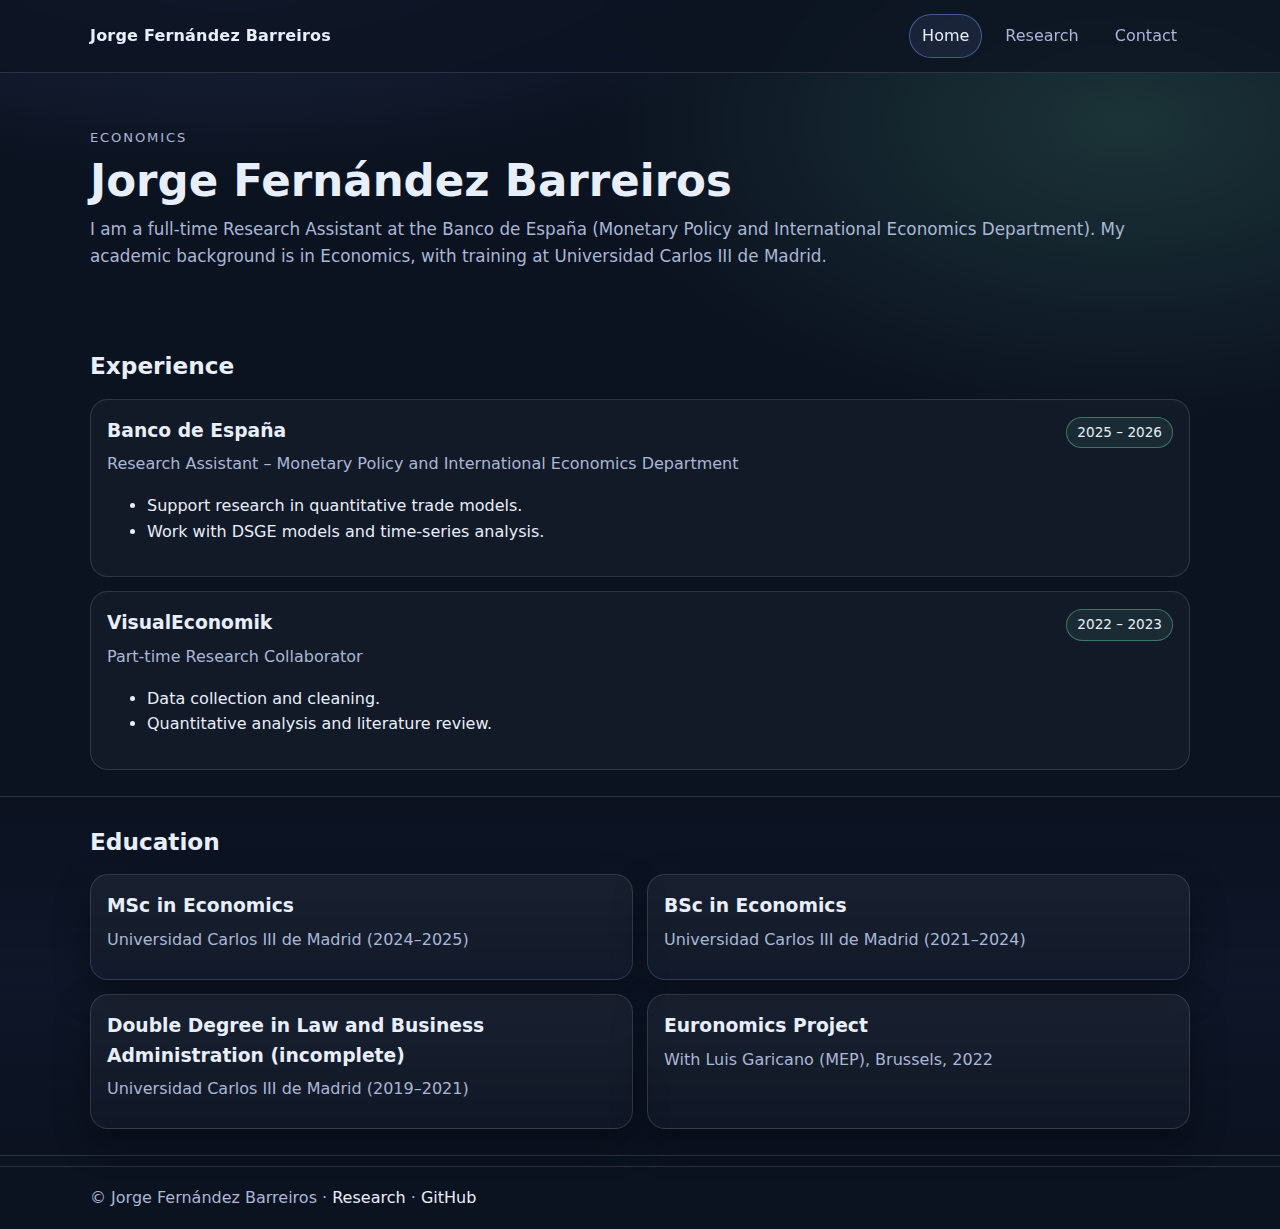
<file: index.html>
<!doctype html>
<html lang="en">
<head>
  <meta charset="utf-8" />
  <meta name="viewport" content="width=device-width,initial-scale=1" />
  <title>Jorge Fernández Barreiros</title>
  <meta name="description" content="Jorge Fernández Barreiros is a Research Assistant at Banco de España. Economist specialized in macroeconomics and international economics." />
<meta name="google-site-verification" content="U1ll-aPo39f1psuXzA_u9lLMgM4OcaR_0LxDaRgLAcc" /><meta name="keywords" content="Jorge Fernández Barreiros, economist, Banco de España, economics research" />

<meta name="author" content="Jorge Fernández Barreiros" />

  <link rel="stylesheet" href="styles.css" />
</head>

<body>
<header class="site-header">
  <div class="container header-inner">
    <a class="brand" href="index.html">Jorge Fernández Barreiros</a>
    <nav class="nav">
      <a class="nav-link active" href="index.html">Home</a>
      <a class="nav-link" href="research.html">Research</a>
      <a class="nav-link" href="mailto:jorgefbarreiros@gmail.com">Contact</a>
    </nav>
  </div>
</header>

<main>
<section class="hero">
  <div class="container">
    <p class="kicker">Economics</p>
    <h1>Jorge Fernández Barreiros</h1>
    <p class="lead">
      I am a full-time Research Assistant at the Banco de España
      (Monetary Policy and International Economics Department).
      My academic background is in Economics, with training at
      Universidad Carlos III de Madrid.
    </p>
  </div>
</section>

<section class="section">
  <div class="container">
    <h2>Experience</h2>

    <div class="timeline">
      <div class="item">
        <div class="item-head">
          <h3>Banco de España</h3>
          <span class="pill">2025 – 2026</span>
        </div>
        <p class="muted">
          Research Assistant – Monetary Policy and International Economics Department
        </p>
        <ul>
          <li>Support research in quantitative trade models.</li>
          <li>Work with DSGE models and time-series analysis.</li>
        </ul>
      </div>

      <div class="item">
        <div class="item-head">
          <h3>VisualEconomik</h3>
          <span class="pill">2022 – 2023</span>
        </div>
        <p class="muted">Part-time Research Collaborator</p>
        <ul>
          <li>Data collection and cleaning.</li>
          <li>Quantitative analysis and literature review.</li>
        </ul>
      </div>
    </div>
  </div>
</section>

<section class="section alt">
  <div class="container">
    <h2>Education</h2>

    <div class="grid-2">
      <div class="card">
        <h3>MSc in Economics</h3>
        <p class="muted">Universidad Carlos III de Madrid (2024–2025)</p>
      </div>

      <div class="card">
        <h3>BSc in Economics</h3>
        <p class="muted">Universidad Carlos III de Madrid (2021–2024)</p>
      </div>

      <div class="card">
        <h3>Double Degree in Law and Business Administration (incomplete)</h3>
        <p class="muted">Universidad Carlos III de Madrid (2019–2021)</p>
      </div>

      <div class="card">
        <h3>Euronomics Project</h3>
        <p class="muted">With Luis Garicano (MEP), Brussels, 2022</p>
      </div>
    </div>
  </div>
</section>
</main>

<footer class="site-footer">
  <div class="container">
    © Jorge Fernández Barreiros ·
    <a href="research.html">Research</a> ·
    <a href="https://github.com/jorgefbarreiros/codes">GitHub</a>
  </div>
</footer>
</body>
</html>
</file>
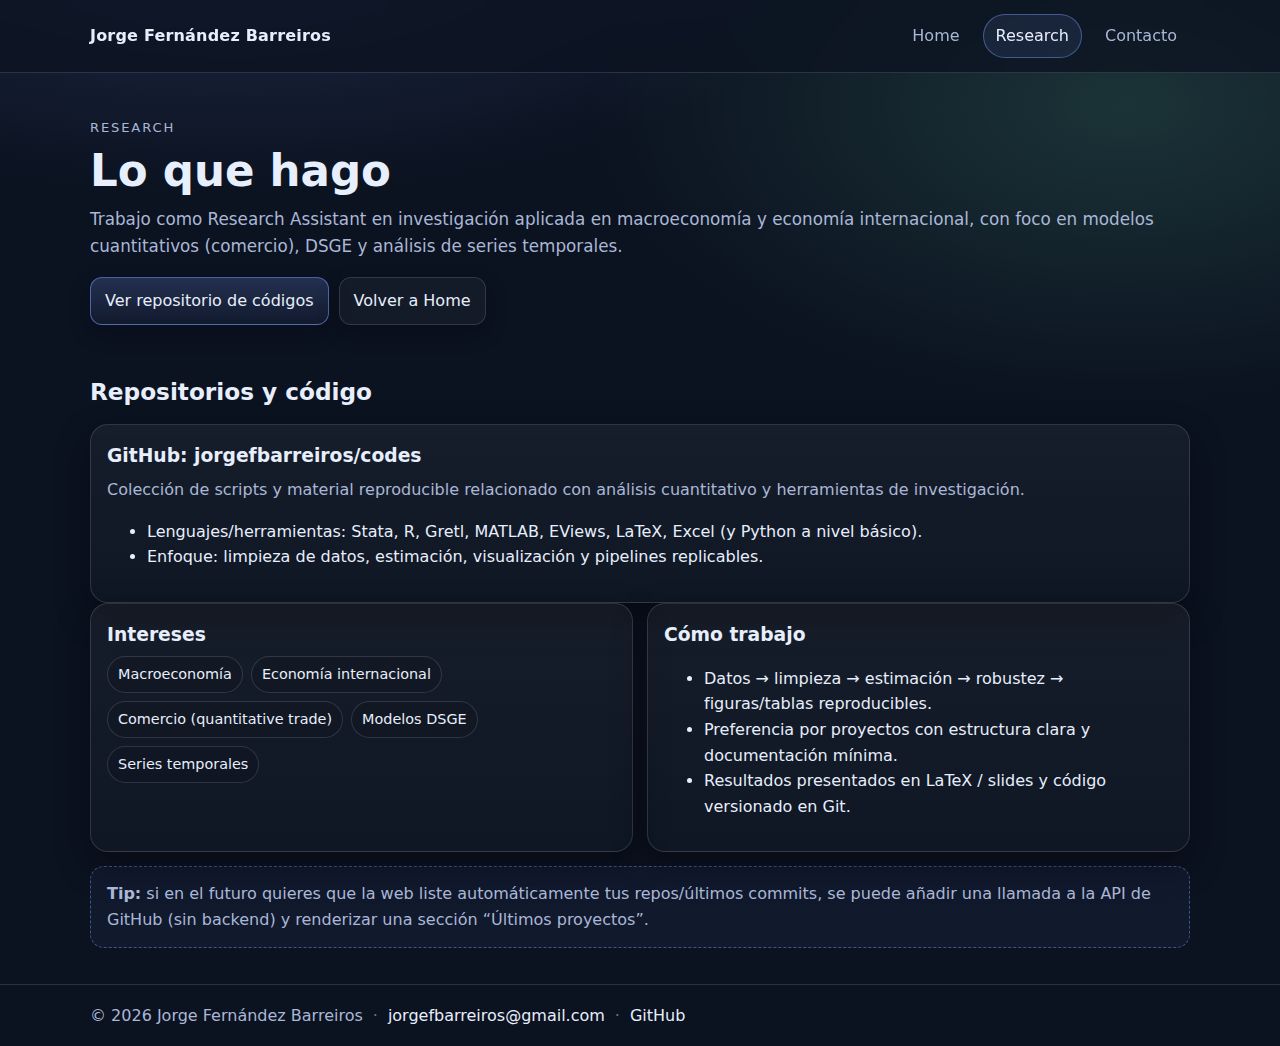
<file: research.html>
<!doctype html>
<html lang="es">
<head>
  <meta charset="utf-8" />
  <meta name="viewport" content="width=device-width,initial-scale=1" />
  <title>Jorge Fernández Barreiros — Research</title>
  <meta name="description" content="Research de Jorge Fernández Barreiros: intereses, herramientas y repositorio de códigos." />
  <link rel="stylesheet" href="styles.css" />
</head>

<body>
  <header class="site-header">
    <div class="container header-inner">
      <a class="brand" href="index.html">Jorge Fernández Barreiros</a>
      <nav class="nav">
        <a class="nav-link" href="index.html">Home</a>
        <a class="nav-link active" href="research.html">Research</a>
        <a class="nav-link" href="mailto:jorgefbarreiros@gmail.com">Contacto</a>
      </nav>
    </div>
  </header>

  <main>
    <section class="hero compact">
      <div class="container">
        <p class="kicker">Research</p>
        <h1>Lo que hago</h1>
        <p class="lead">
          Trabajo como Research Assistant en investigación aplicada en macroeconomía y economía internacional,
          con foco en modelos cuantitativos (comercio), DSGE y análisis de series temporales.
        </p>

        <div class="cta-row">
          <a class="btn primary" href="https://github.com/jorgefbarreiros/codes" target="_blank" rel="noreferrer">
            Ver repositorio de códigos
          </a>
          <a class="btn" href="index.html">Volver a Home</a>
        </div>
      </div>
    </section>

    <section class="section">
      <div class="container">
        <h2>Repositorios y código</h2>
        <div class="card">
          <h3>GitHub: <a href="https://github.com/jorgefbarreiros/codes" target="_blank" rel="noreferrer">jorgefbarreiros/codes</a></h3>
          <p class="muted">
            Colección de scripts y material reproducible relacionado con análisis cuantitativo y herramientas de investigación.
          </p>
          <ul>
            <li>Lenguajes/herramientas: Stata, R, Gretl, MATLAB, EViews, LaTeX, Excel (y Python a nivel básico).</li>
            <li>Enfoque: limpieza de datos, estimación, visualización y pipelines replicables.</li>
          </ul>
        </div>

        <div class="grid-2">
          <div class="card">
            <h3>Intereses</h3>
            <div class="tags">
              <span class="tag">Macroeconomía</span>
              <span class="tag">Economía internacional</span>
              <span class="tag">Comercio (quantitative trade)</span>
              <span class="tag">Modelos DSGE</span>
              <span class="tag">Series temporales</span>
            </div>
          </div>

          <div class="card">
            <h3>Cómo trabajo</h3>
            <ul>
              <li>Datos → limpieza → estimación → robustez → figuras/tablas reproducibles.</li>
              <li>Preferencia por proyectos con estructura clara y documentación mínima.</li>
              <li>Resultados presentados en LaTeX / slides y código versionado en Git.</li>
            </ul>
          </div>
        </div>

        <div class="note">
          <strong>Tip:</strong> si en el futuro quieres que la web liste automáticamente tus repos/últimos commits,
          se puede añadir una llamada a la API de GitHub (sin backend) y renderizar una sección “Últimos proyectos”.
        </div>
      </div>
    </section>
  </main>

  <footer class="site-footer">
    <div class="container footer-inner">
      <span>© <span id="y"></span> Jorge Fernández Barreiros</span>
      <span class="sep">·</span>
      <a href="mailto:jorgefbarreiros@gmail.com">jorgefbarreiros@gmail.com</a>
      <span class="sep">·</span>
      <a href="https://github.com/jorgefbarreiros/codes" target="_blank" rel="noreferrer">GitHub</a>
    </div>
  </footer>

  <script>
    document.getElementById("y").textContent = new Date().getFullYear();
  </script>
</body>
</html>
</file>
<file: styles.css>
:root{
  --bg:#0b1220;
  --panel:#101a2e;
  --panel2:#0f1830;
  --text:#e7eefc;
  --muted:#aab7d6;
  --line:rgba(231,238,252,.14);
  --accent:#7c9cff;
  --accent2:#7cffc7;
  --shadow: 0 14px 34px rgba(0,0,0,.35);
}

*{ box-sizing:border-box; }
html,body{ margin:0; padding:0; }
body{
  font-family: ui-sans-serif, system-ui, -apple-system, Segoe UI, Roboto, Arial, "Apple Color Emoji","Segoe UI Emoji";
  background: radial-gradient(1100px 500px at 18% -10%, rgba(124,156,255,.20), transparent 60%),
              radial-gradient(900px 500px at 88% 10%, rgba(124,255,199,.14), transparent 60%),
              var(--bg);
  color: var(--text);
  line-height:1.6;
}

a{ color: var(--text); text-decoration: none; }
a:hover{ text-decoration: underline; }

.container{
  width:min(1100px, calc(100% - 40px));
  margin:0 auto;
}

.site-header{
  position:sticky; top:0; z-index:50;
  background: rgba(11,18,32,.72);
  backdrop-filter: blur(10px);
  border-bottom: 1px solid var(--line);
}

.header-inner{
  display:flex; align-items:center; justify-content:space-between;
  padding: 14px 0;
  gap:16px;
}

.brand{
  font-weight:800;
  letter-spacing:.2px;
}

.nav{ display:flex; gap:10px; flex-wrap:wrap; justify-content:flex-end; }
.nav-link{
  padding:8px 12px;
  border:1px solid transparent;
  border-radius:999px;
  color: var(--muted);
}
.nav-link:hover{
  border-color: var(--line);
  color: var(--text);
  text-decoration:none;
}
.nav-link.active{
  color: var(--text);
  border-color: rgba(124,156,255,.45);
  background: rgba(124,156,255,.10);
}

.hero{
  padding: 54px 0 34px;
}
.hero.compact{ padding: 44px 0 22px; }

.hero-grid{
  display:grid;
  grid-template-columns: 1.2fr .8fr;
  gap:24px;
  align-items:start;
}
@media (max-width: 920px){
  .hero-grid{ grid-template-columns: 1fr; }
}

.kicker{
  color: var(--muted);
  margin:0 0 8px;
  letter-spacing:.14em;
  text-transform:uppercase;
  font-size:.82rem;
}

h1{
  margin:0 0 10px;
  font-size: clamp(2rem, 3.4vw, 3rem);
  line-height:1.15;
}
.accent{ color: var(--accent); }

.lead{
  margin: 0 0 18px;
  color: var(--muted);
  font-size: 1.05rem;
}

.meta{
  list-style:none; padding:0; margin:18px 0 0;
  display:flex; flex-direction:column; gap:6px;
  color: var(--muted);
}
.meta a{ color: var(--text); }

.cta-row{
  display:flex; gap:10px; flex-wrap:wrap;
  margin-top: 10px;
}

.btn{
  display:inline-flex; align-items:center; justify-content:center;
  padding: 10px 14px;
  border-radius: 12px;
  border: 1px solid var(--line);
  background: rgba(255,255,255,.04);
  box-shadow: 0 8px 22px rgba(0,0,0,.22);
  text-decoration:none;
}
.btn:hover{ text-decoration:none; border-color: rgba(231,238,252,.28); }
.btn.primary{
  border-color: rgba(124,156,255,.55);
  background: linear-gradient(180deg, rgba(124,156,255,.22), rgba(124,156,255,.06));
}

.section{ padding: 26px 0; }
.section.alt{
  background: linear-gradient(180deg, rgba(16,26,46,.0), rgba(16,26,46,.55), rgba(16,26,46,.0));
  border-top: 1px solid var(--line);
  border-bottom: 1px solid var(--line);
}

h2{
  margin:0 0 14px;
  font-size: 1.45rem;
}
h3{ margin:0 0 6px; }

.card{
  background: linear-gradient(180deg, rgba(255,255,255,.05), rgba(255,255,255,.02));
  border: 1px solid var(--line);
  border-radius: 18px;
  padding: 16px;
  box-shadow: var(--shadow);
}

hr{
  border: none;
  border-top: 1px solid var(--line);
  margin: 14px 0;
}

.muted{ color: var(--muted); margin: 0 0 10px; }

.tags{
  display:flex; flex-wrap:wrap; gap:8px;
}
.tag{
  display:inline-flex;
  padding: 6px 10px;
  border-radius: 999px;
  border: 1px solid var(--line);
  background: rgba(0,0,0,.10);
  color: var(--text);
  font-size: .9rem;
}

.timeline{ display:flex; flex-direction:column; gap:14px; }
.item{
  background: rgba(255,255,255,.03);
  border: 1px solid var(--line);
  border-radius: 18px;
  padding: 16px;
}
.item-head{
  display:flex; align-items:baseline; justify-content:space-between; gap:10px; flex-wrap:wrap;
}
.pill{
  color: var(--text);
  border: 1px solid rgba(124,255,199,.35);
  background: rgba(124,255,199,.08);
  border-radius: 999px;
  padding: 4px 10px;
  font-size: .85rem;
}

.grid-2{
  display:grid;
  grid-template-columns: 1fr 1fr;
  gap:14px;
}
@media (max-width: 860px){
  .grid-2{ grid-template-columns: 1fr; }
}

.note{
  margin-top: 14px;
  padding: 14px 16px;
  border-radius: 14px;
  border: 1px dashed rgba(124,156,255,.45);
  background: rgba(124,156,255,.06);
  color: var(--muted);
}

.site-footer{
  border-top: 1px solid var(--line);
  margin-top: 10px;
  padding: 18px 0;
  color: var(--muted);
}
.footer-inner{
  display:flex; gap:10px; flex-wrap:wrap; align-items:center;
}
.sep{ opacity:.6; }
</file>
